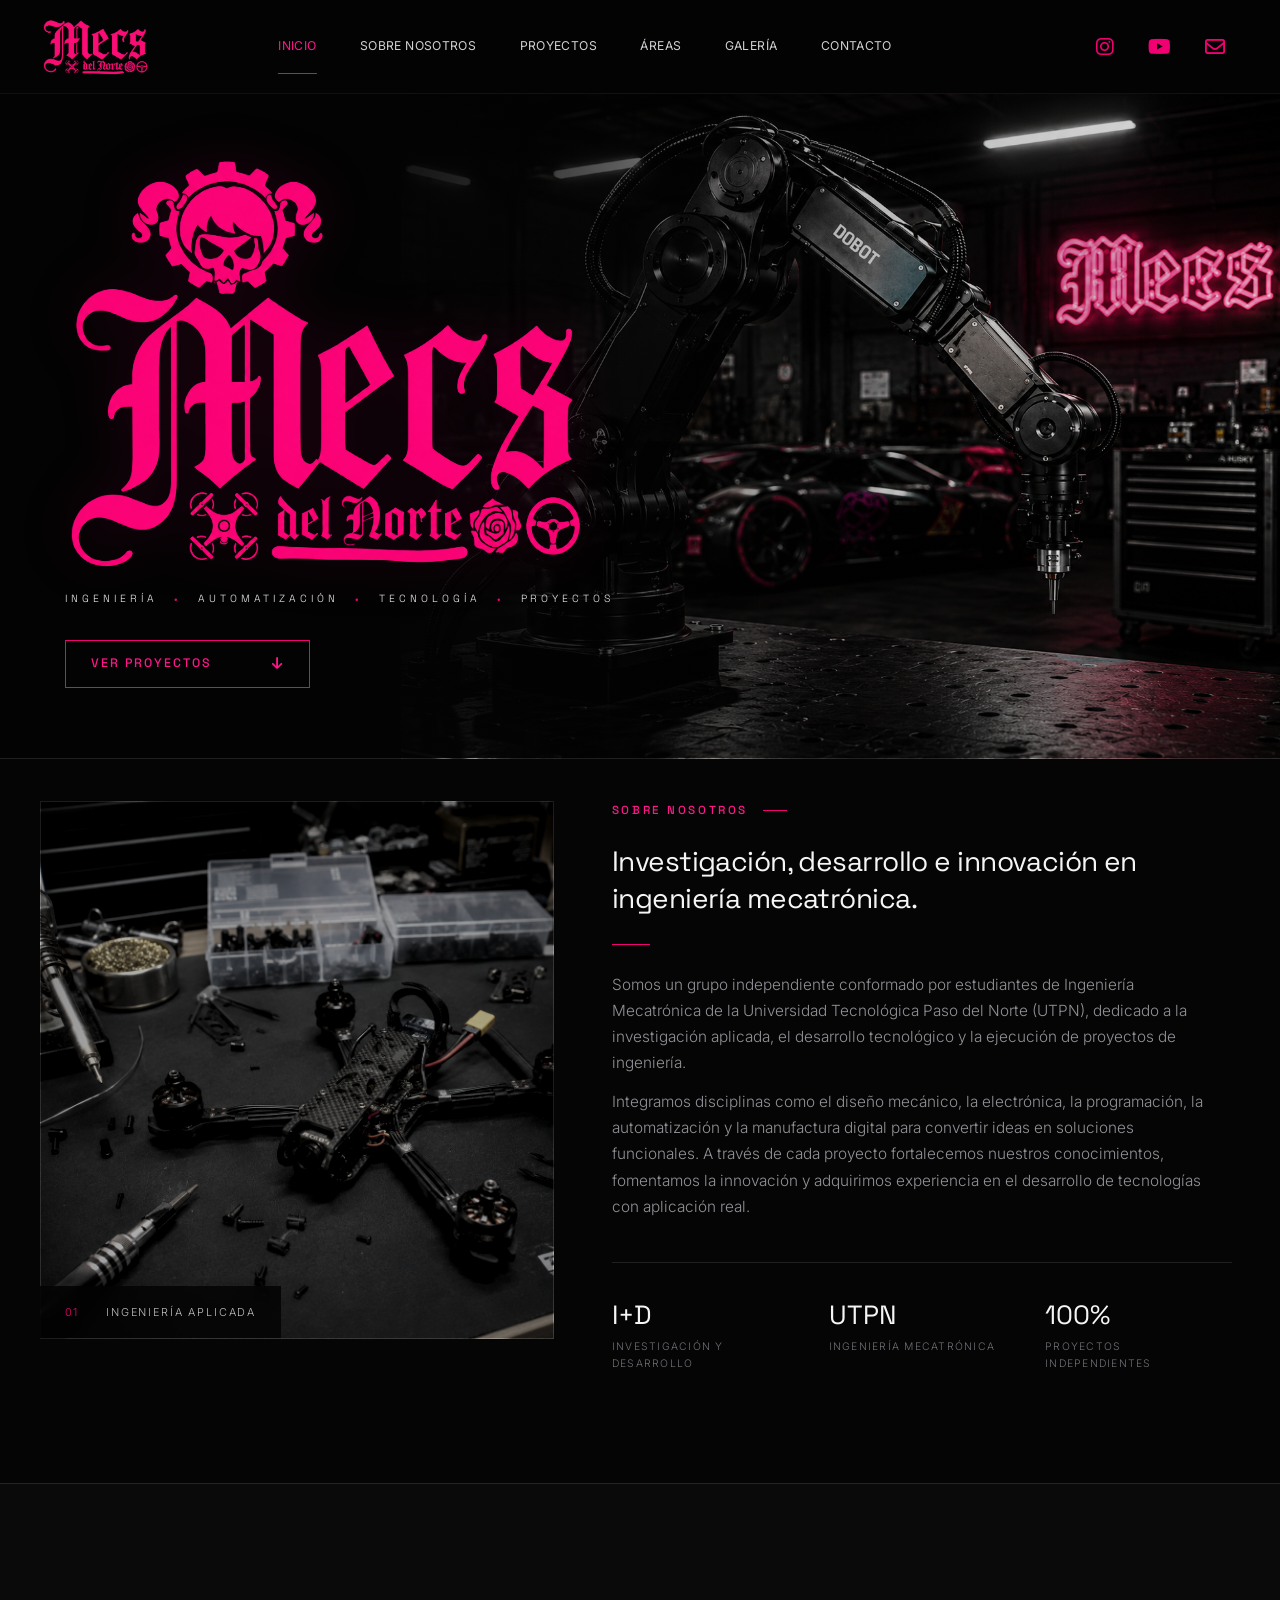
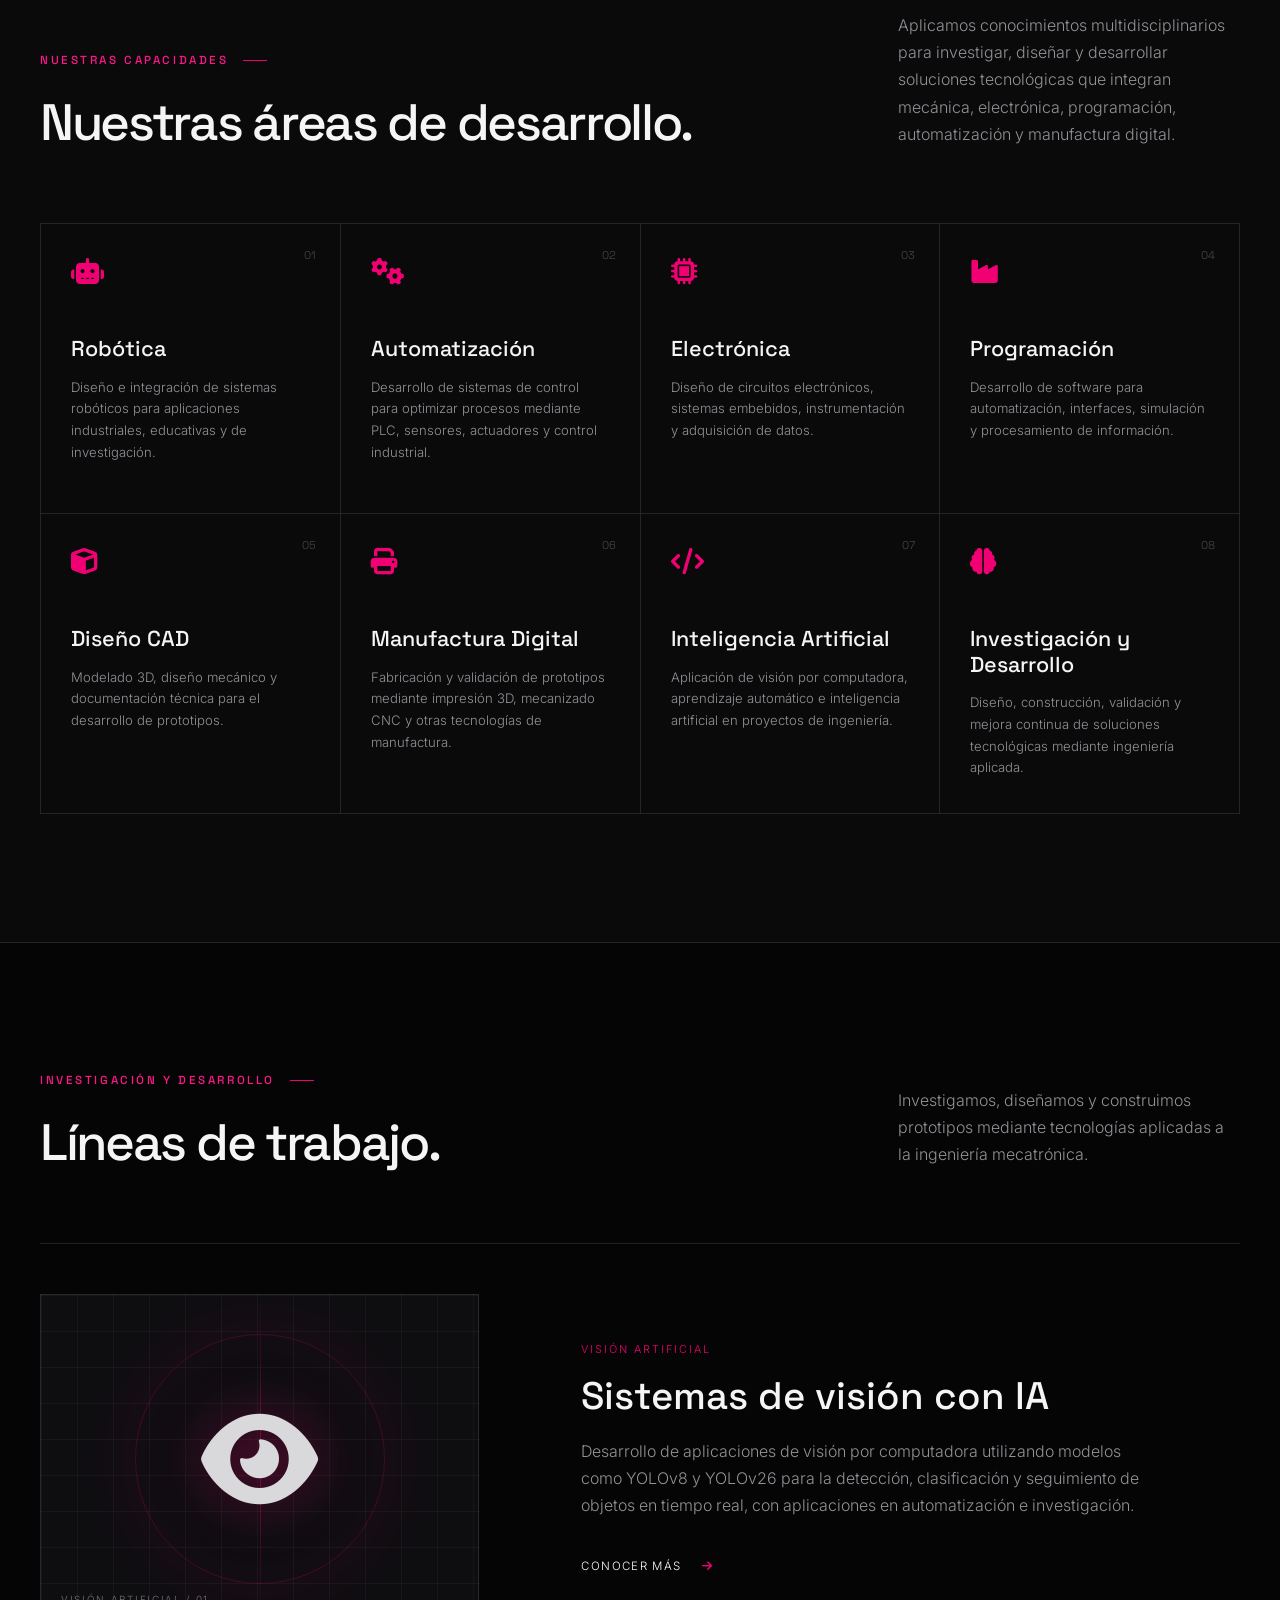
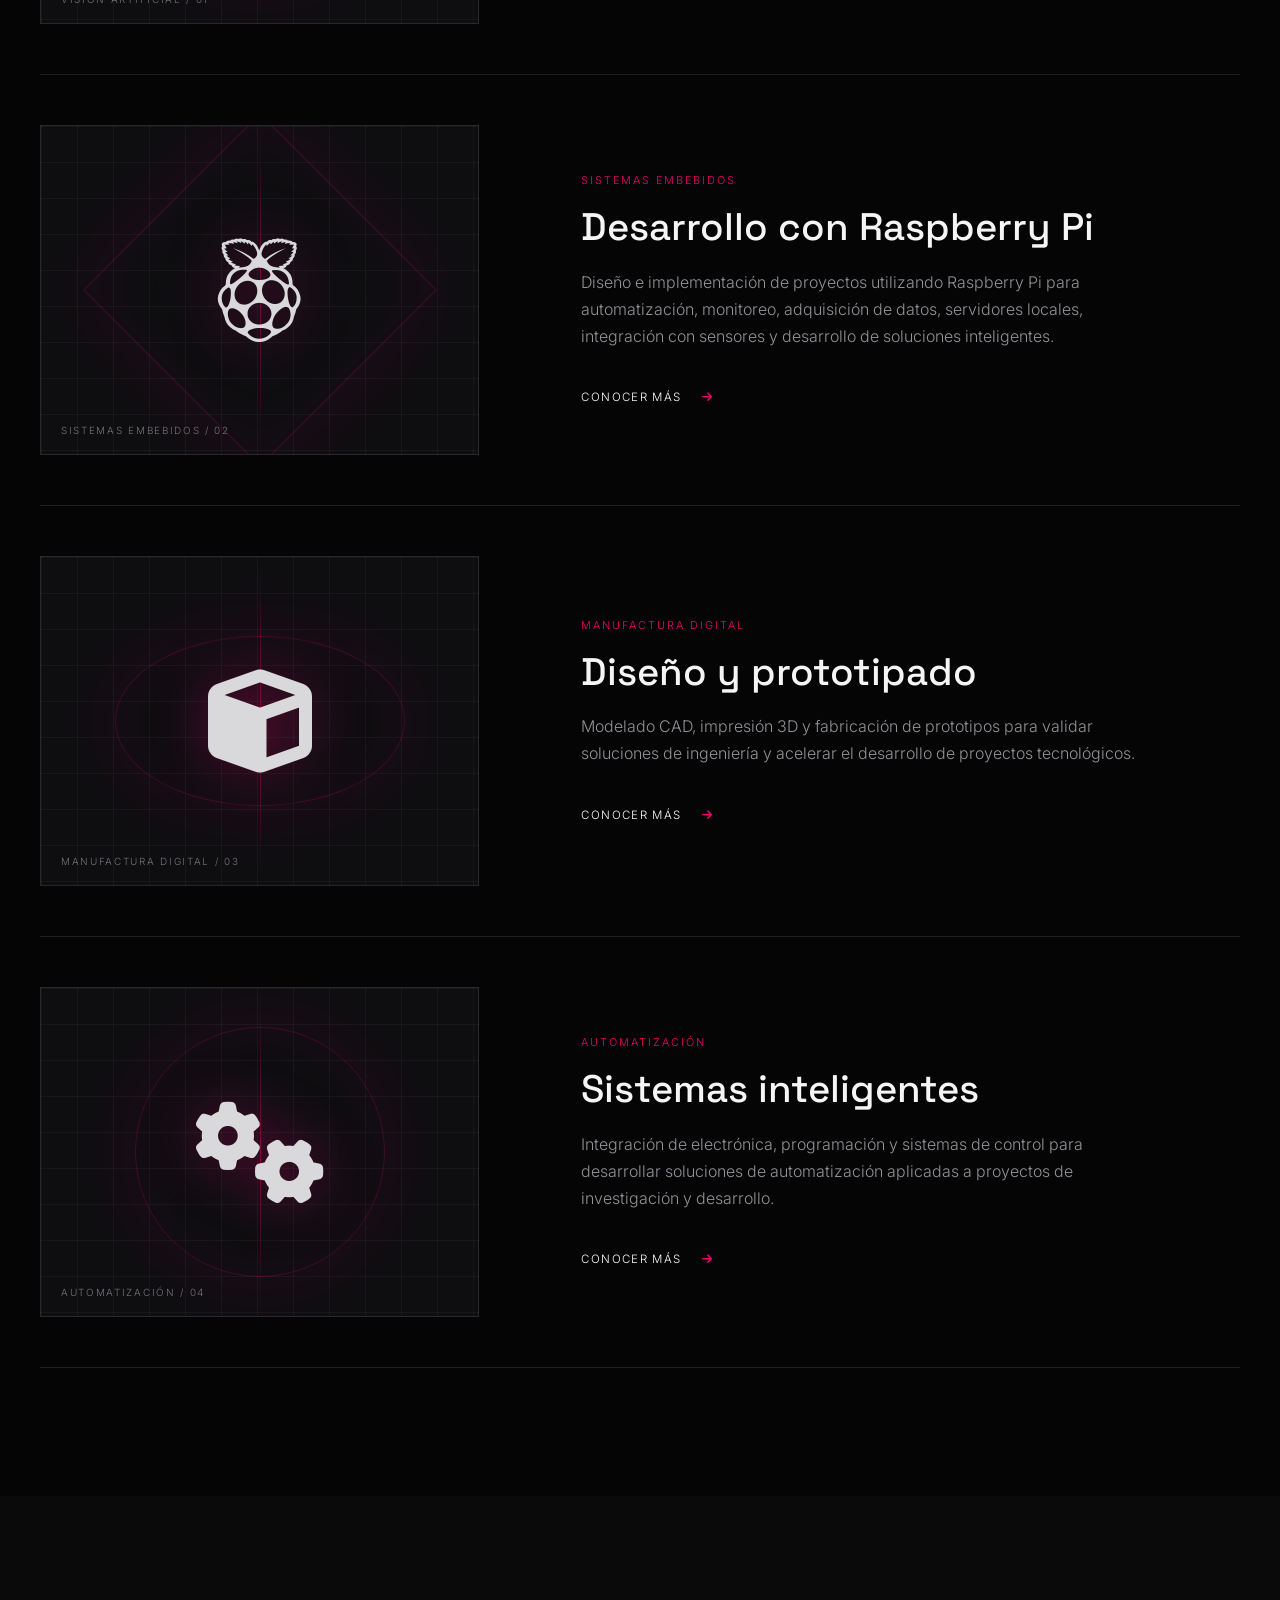
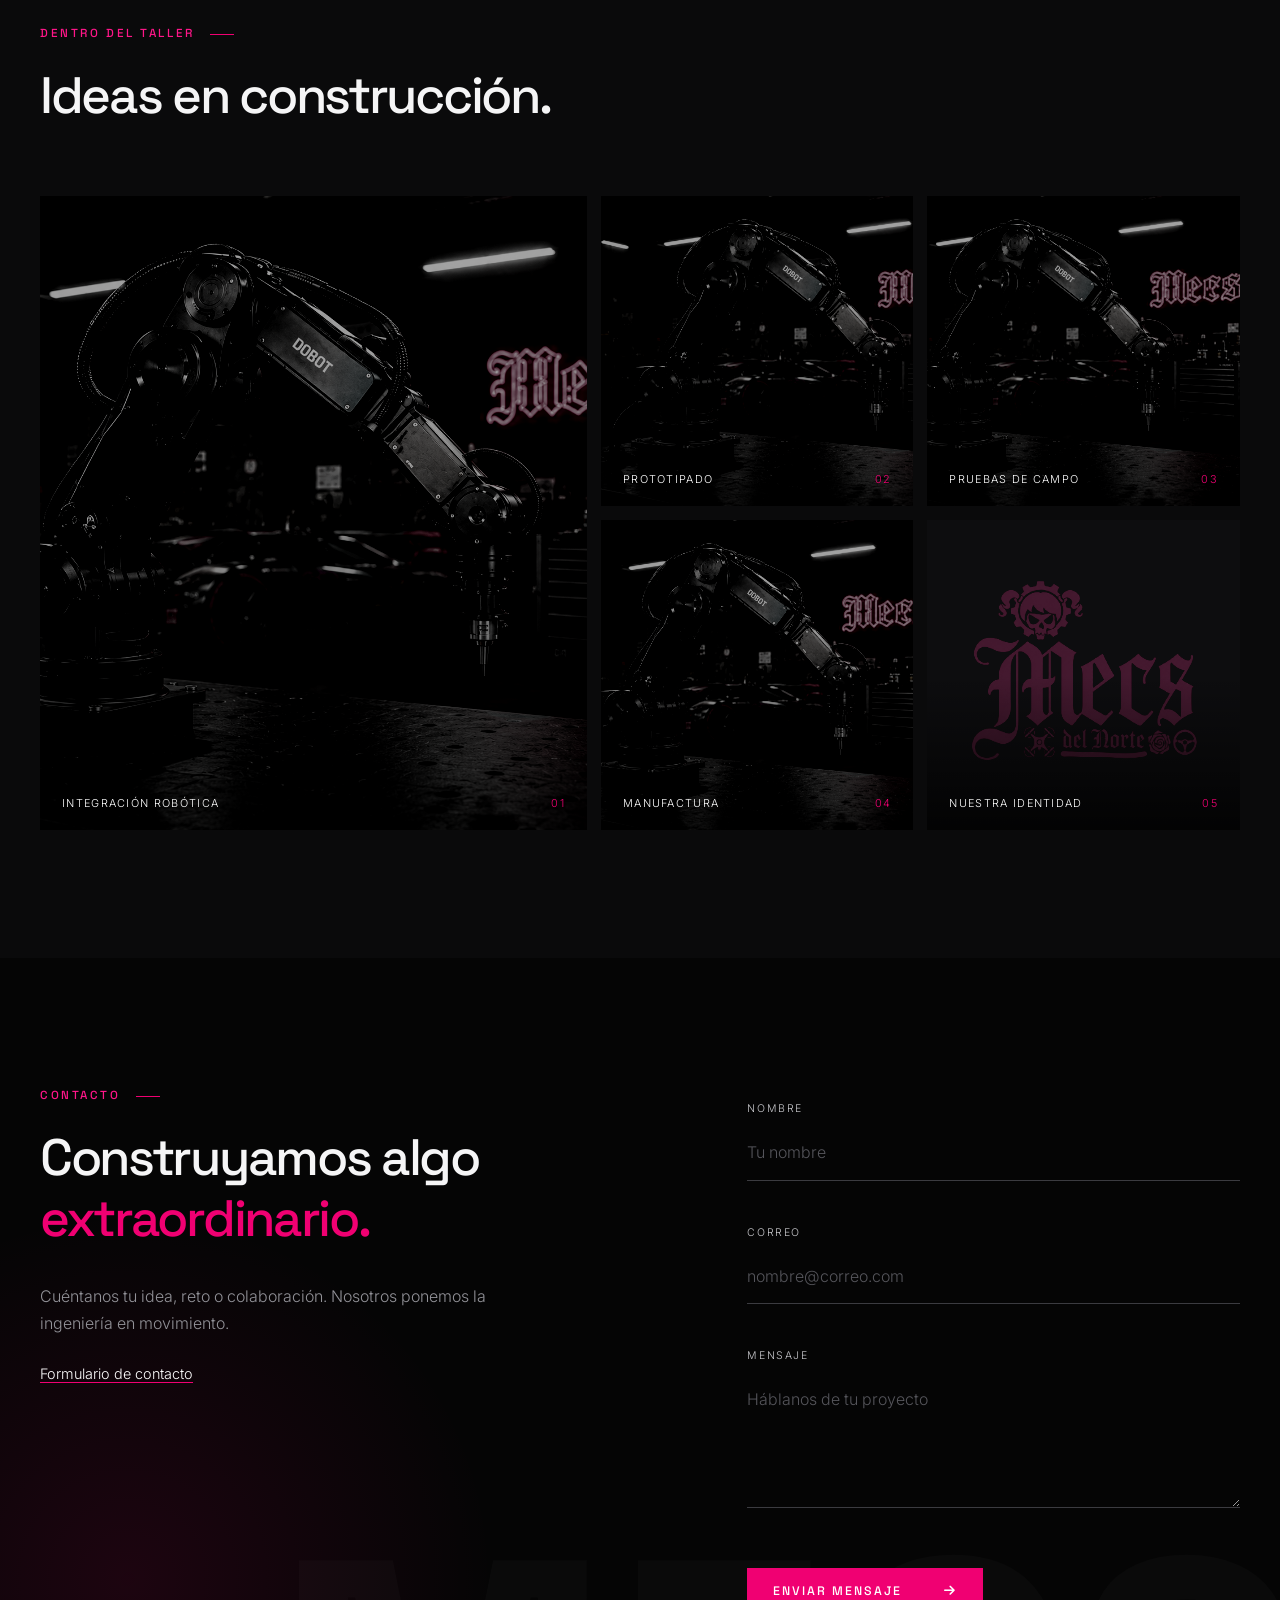
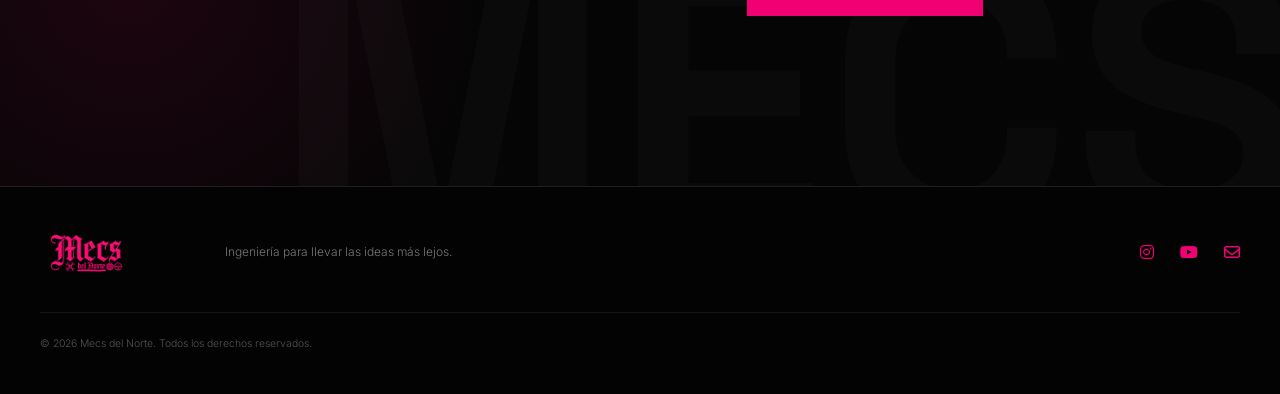
<file: index.html>
<!DOCTYPE html>
<html lang="es-MX">
<head>
  <!-- Configuración esencial del documento y adaptación a dispositivos móviles. -->
  <meta charset="UTF-8">
  <meta name="viewport" content="width=device-width, initial-scale=1.0">

  <!-- Identidad y contenido principal para motores de búsqueda. -->
  <title>Mecs del Norte | Investigación y Desarrollo en Mecatrónica</title>
  <meta name="description" content="Grupo independiente de estudiantes de Ingeniería Mecatrónica de la UTPN dedicado a investigación aplicada, desarrollo tecnológico y prototipado.">
  <meta name="keywords" content="ingeniería mecatrónica, investigación y desarrollo, UTPN, automatización, visión artificial, sistemas embebidos, manufactura digital, prototipado">
  <meta name="author" content="Mecs del Norte">

  <!-- Directivas de indexación y URL oficial de esta página. -->
  <meta name="robots" content="index, follow, max-image-preview:large, max-snippet:-1, max-video-preview:-1">
  <link rel="canonical" href="https://jbdefalt21.github.io/mecs-del-norte/">

  <!-- Integración visual con el navegador y preferencia de interfaz oscura. -->
  <meta name="theme-color" content="#050505">
  <meta name="color-scheme" content="dark">

  <!-- Open Graph: vista previa al compartir el sitio en Facebook, LinkedIn, WhatsApp y otras plataformas. -->
  <meta property="og:title" content="Mecs del Norte | Investigación y Desarrollo en Mecatrónica">
  <meta property="og:description" content="Grupo independiente de estudiantes de Ingeniería Mecatrónica de la UTPN dedicado a investigación aplicada, desarrollo tecnológico y prototipado.">
  <meta property="og:image" content="https://jbdefalt21.github.io/mecs-del-norte/assets/fondo.png">
  <meta property="og:image:secure_url" content="https://jbdefalt21.github.io/mecs-del-norte/assets/fondo.png">
  <meta property="og:image:type" content="image/png">
  <meta property="og:image:width" content="1402">
  <meta property="og:image:height" content="1122">
  <meta property="og:image:alt" content="Laboratorio de ingeniería mecatrónica de Mecs del Norte">
  <meta property="og:url" content="https://jbdefalt21.github.io/mecs-del-norte/">
  <meta property="og:type" content="website">
  <meta property="og:site_name" content="Mecs del Norte">
  <meta property="og:locale" content="es_MX">

  <!-- Twitter Cards: tarjeta amplia con la imagen principal del Hero. -->
  <meta name="twitter:card" content="summary_large_image">
  <meta name="twitter:title" content="Mecs del Norte | Investigación y Desarrollo en Mecatrónica">
  <meta name="twitter:description" content="Grupo independiente de estudiantes de Ingeniería Mecatrónica de la UTPN dedicado a investigación aplicada, desarrollo tecnológico y prototipado.">
  <meta name="twitter:image" content="https://jbdefalt21.github.io/mecs-del-norte/assets/fondo.png">
  <meta name="twitter:image:alt" content="Laboratorio de ingeniería mecatrónica de Mecs del Norte">

  <!-- Preparado para incorporar Google Analytics sin alterar la interfaz. -->
  <!-- GOOGLE ANALYTICS: agregar aquí el script oficial con el ID de medición definitivo. -->

  <!-- Optimización de conexión y carga de tipografías y recursos visuales externos. -->
  <link rel="preconnect" href="https://fonts.googleapis.com">
  <link rel="preconnect" href="https://fonts.gstatic.com" crossorigin>
  <link href="https://fonts.googleapis.com/css2?family=Inter:wght@300;400;500;600;700&family=Space+Grotesk:wght@400;500;600&display=swap" rel="stylesheet">
  <link rel="stylesheet" href="https://cdnjs.cloudflare.com/ajax/libs/font-awesome/6.7.2/css/all.min.css">
  <link rel="stylesheet" href="style.css">
  <meta name="google-site-verification" content="4IR6ANOCTEFY8vXTtUNz76RMU5saBf9x-Tl-JxEcVsE" />
</head>
<body>
  <a class="skip-link" href="#contenido">Saltar al contenido</a>

  <!-- Elimina únicamente el fondo negro del PNG original del logo. -->
  <svg class="svg-filters" width="0" height="0" aria-hidden="true" focusable="false">
    <filter id="remove-black" color-interpolation-filters="sRGB">
      <feColorMatrix type="matrix" values="1 0 0 0 0  0 1 0 0 0  0 0 1 0 0  1 1 1 0 0"/>
    </filter>
  </svg>

  <!-- Navegación principal -->
  <header class="site-header">
    <nav class="navbar" aria-label="Navegación principal">
      <a class="nav-brand" href="#inicio" aria-label="Mecs del Norte, inicio">
        <img src="assets/logopequeno.png" alt="Mecs del Norte">
      </a>

      <button class="menu-toggle" type="button" aria-label="Abrir menú" aria-expanded="false" aria-controls="nav-menu">
        <span></span><span></span><span></span>
      </button>

      <ul class="nav-menu" id="nav-menu">
        <li><a class="nav-link active" href="#inicio">Inicio</a></li>
        <li><a class="nav-link" href="#nosotros">Sobre nosotros</a></li>
        <li><a class="nav-link" href="#proyectos">Proyectos</a></li>
        <li><a class="nav-link" href="#areas">Áreas</a></li>
        <li><a class="nav-link" href="#galeria">Galería</a></li>
        <li><a class="nav-link" href="#contacto">Contacto</a></li>
      </ul>

      <ul class="nav-social" aria-label="Redes sociales">
        <li><a href="#contacto" aria-label="Instagram"><i class="fa-brands fa-instagram" aria-hidden="true"></i></a></li>
        <li><a href="#contacto" aria-label="YouTube"><i class="fa-brands fa-youtube" aria-hidden="true"></i></a></li>
        <li><a href="https://jbdefalt21.github.io/mecs-del-norte/#contacto" aria-label="Ir al formulario de contacto"><i class="fa-regular fa-envelope" aria-hidden="true"></i></a></li>
      </ul>
    </nav>
  </header>

  <main id="contenido">
    <!-- Hero -->
    <section class="hero" id="inicio" aria-labelledby="hero-title">
      <div class="hero-overlay"></div>
      <div class="hero-content">
        <h1 id="hero-title" class="sr-only">Mecs del Norte</h1>
        <img class="hero-logo" src="assets/logo.png" alt="Mecs del Norte">
        <p class="hero-disciplines" aria-label="Ingeniería, automatización, tecnología y proyectos">
          <span>Ingeniería</span><b>•</b><span>Automatización</span><b>•</b><span>Tecnología</span><b>•</b><span>Proyectos</span>
        </p>
        <a class="button button-outline" href="#proyectos">Ver proyectos <i class="fa-solid fa-arrow-down" aria-hidden="true"></i></a>
      </div>
      <a class="scroll-cue" href="#nosotros" aria-label="Descubrir más"><span></span></a>
    </section>

    <!-- Sobre nosotros -->
    <section class="section about" id="nosotros" aria-labelledby="about-title">
      <div class="container about-grid">
        <figure class="about-visual reveal visible">
          <img src="assets/dron.png" alt="Dron de carreras en proceso de ensamblaje sobre una mesa de trabajo">
          <figcaption><span>01</span> Ingeniería aplicada</figcaption>
        </figure>

        <article class="about-copy reveal visible">
          <p class="eyebrow">Sobre nosotros</p>
          <h2 id="about-title">Investigación, desarrollo e innovación en ingeniería mecatrónica.</h2>
          <span class="accent-line" aria-hidden="true"></span>
          <p>Somos un grupo independiente conformado por estudiantes de Ingeniería Mecatrónica de la Universidad Tecnológica Paso del Norte (UTPN), dedicado a la investigación aplicada, el desarrollo tecnológico y la ejecución de proyectos de ingeniería.</p>
          <p>Integramos disciplinas como el diseño mecánico, la electrónica, la programación, la automatización y la manufactura digital para convertir ideas en soluciones funcionales. A través de cada proyecto fortalecemos nuestros conocimientos, fomentamos la innovación y adquirimos experiencia en el desarrollo de tecnologías con aplicación real.</p>
          <div class="metrics" aria-label="Datos del equipo">
            <div><strong>I+D</strong><span>investigación y desarrollo</span></div>
            <div><strong>UTPN</strong><span>ingeniería mecatrónica</span></div>
            <div><strong>100%</strong><span>proyectos independientes</span></div>
          </div>
        </article>
      </div>
    </section>

    <!-- Áreas de especialidad -->
    <section class="section expertise" id="areas" aria-labelledby="areas-title">
      <div class="container">
        <div class="section-heading reveal">
          <div>
            <p class="eyebrow">Nuestras capacidades</p>
            <h2 id="areas-title">Nuestras áreas de desarrollo.</h2>
          </div>
          <p>Aplicamos conocimientos multidisciplinarios para investigar, diseñar y desarrollar soluciones tecnológicas que integran mecánica, electrónica, programación, automatización y manufactura digital.</p>
        </div>

        <div class="areas-grid">
          <article class="area-card reveal"><span>01</span><i class="fa-solid fa-robot" aria-hidden="true"></i><h3>Robótica</h3><p>Diseño e integración de sistemas robóticos para aplicaciones industriales, educativas y de investigación.</p></article>
          <article class="area-card reveal"><span>02</span><i class="fa-solid fa-gears" aria-hidden="true"></i><h3>Automatización</h3><p>Desarrollo de sistemas de control para optimizar procesos mediante PLC, sensores, actuadores y control industrial.</p></article>
          <article class="area-card reveal"><span>03</span><i class="fa-solid fa-microchip" aria-hidden="true"></i><h3>Electrónica</h3><p>Diseño de circuitos electrónicos, sistemas embebidos, instrumentación y adquisición de datos.</p></article>
          <article class="area-card reveal"><span>04</span><i class="fa-solid fa-industry" aria-hidden="true"></i><h3>Programación</h3><p>Desarrollo de software para automatización, interfaces, simulación y procesamiento de información.</p></article>
          <article class="area-card reveal"><span>05</span><i class="fa-solid fa-cube" aria-hidden="true"></i><h3>Diseño CAD</h3><p>Modelado 3D, diseño mecánico y documentación técnica para el desarrollo de prototipos.</p></article>
          <article class="area-card reveal"><span>06</span><i class="fa-solid fa-print" aria-hidden="true"></i><h3>Manufactura Digital</h3><p>Fabricación y validación de prototipos mediante impresión 3D, mecanizado CNC y otras tecnologías de manufactura.</p></article>
          <article class="area-card reveal"><span>07</span><i class="fa-solid fa-code" aria-hidden="true"></i><h3>Inteligencia Artificial</h3><p>Aplicación de visión por computadora, aprendizaje automático e inteligencia artificial en proyectos de ingeniería.</p></article>
          <article class="area-card reveal"><span>08</span><i class="fa-solid fa-brain" aria-hidden="true"></i><h3>Investigación y Desarrollo</h3><p>Diseño, construcción, validación y mejora continua de soluciones tecnológicas mediante ingeniería aplicada.</p></article>
        </div>
      </div>
    </section>

    <!-- Proyectos destacados -->
    <section class="section projects" id="proyectos" aria-labelledby="projects-title">
      <div class="container">
        <div class="section-heading reveal">
          <div><p class="eyebrow">Investigación y desarrollo</p><h2 id="projects-title">Líneas de trabajo.</h2></div>
          <p>Investigamos, diseñamos y construimos prototipos mediante tecnologías aplicadas a la ingeniería mecatrónica.</p>
        </div>

        <div class="project-list">
          <article class="project-card project-robot reveal">
            <div class="project-image" role="img" aria-label="Representación tecnológica de visión artificial y detección de objetos"><i class="fa-solid fa-eye" aria-hidden="true"></i><span>Visión artificial / 01</span></div>
            <div class="project-copy"><p class="project-type">Visión artificial</p><h3>Sistemas de visión con IA</h3><p>Desarrollo de aplicaciones de visión por computadora utilizando modelos como YOLOv8 y YOLOv26 para la detección, clasificación y seguimiento de objetos en tiempo real, con aplicaciones en automatización e investigación.</p><a href="#contacto">Conocer más <i class="fa-solid fa-arrow-right" aria-hidden="true"></i></a></div>
          </article>

          <article class="project-card project-drone reveal">
            <div class="project-image" role="img" aria-label="Representación de Raspberry Pi integrada con sensores, electrónica y conexiones digitales"><i class="fa-brands fa-raspberry-pi" aria-hidden="true"></i><span>Sistemas embebidos / 02</span></div>
            <div class="project-copy"><p class="project-type">Sistemas embebidos</p><h3>Desarrollo con Raspberry Pi</h3><p>Diseño e implementación de proyectos utilizando Raspberry Pi para automatización, monitoreo, adquisición de datos, servidores locales, integración con sensores y desarrollo de soluciones inteligentes.</p><a href="#contacto">Conocer más <i class="fa-solid fa-arrow-right" aria-hidden="true"></i></a></div>
          </article>

          <article class="project-card project-vision reveal">
            <div class="project-image" role="img" aria-label="Representación de modelado CAD, impresión 3D y prototipado"><i class="fa-solid fa-cube" aria-hidden="true"></i><span>Manufactura digital / 03</span></div>
            <div class="project-copy"><p class="project-type">Manufactura digital</p><h3>Diseño y prototipado</h3><p>Modelado CAD, impresión 3D y fabricación de prototipos para validar soluciones de ingeniería y acelerar el desarrollo de proyectos tecnológicos.</p><a href="#contacto">Conocer más <i class="fa-solid fa-arrow-right" aria-hidden="true"></i></a></div>
          </article>

          <article class="project-card project-robot reveal">
            <div class="project-image" role="img" aria-label="Representación de sensores, PLC, actuadores, electrónica y automatización industrial"><i class="fa-solid fa-gears" aria-hidden="true"></i><span>Automatización / 04</span></div>
            <div class="project-copy"><p class="project-type">Automatización</p><h3>Sistemas inteligentes</h3><p>Integración de electrónica, programación y sistemas de control para desarrollar soluciones de automatización aplicadas a proyectos de investigación y desarrollo.</p><a href="#contacto">Conocer más <i class="fa-solid fa-arrow-right" aria-hidden="true"></i></a></div>
          </article>
        </div>
      </div>
    </section>

    <!-- Galería -->
    <section class="section gallery" id="galeria" aria-labelledby="gallery-title">
      <div class="container">
        <div class="section-heading reveal">
          <div><p class="eyebrow">Dentro del taller</p><h2 id="gallery-title">Ideas en construcción.</h2></div>
        </div>
        <div class="gallery-grid">
          <figure class="gallery-item gallery-main reveal"><img src="assets/fondo.png" alt="Brazo robótico en el taller"><figcaption>Integración robótica <span>01</span></figcaption></figure>
          <figure class="gallery-item gallery-crop-a reveal"><img src="assets/fondo.png" alt="Detalle de equipo industrial"><figcaption>Prototipado <span>02</span></figcaption></figure>
          <figure class="gallery-item gallery-crop-b reveal"><img src="assets/fondo.png" alt="Tecnología en laboratorio"><figcaption>Pruebas de campo <span>03</span></figcaption></figure>
          <figure class="gallery-item gallery-crop-c reveal"><img src="assets/fondo.png" alt="Mesa de manufactura"><figcaption>Manufactura <span>04</span></figcaption></figure>
          <figure class="gallery-item gallery-brand reveal"><img src="assets/logo.png" alt="Identidad Mecs del Norte"><figcaption>Nuestra identidad <span>05</span></figcaption></figure>
        </div>
      </div>
    </section>

    <!-- Contacto -->
    <section class="section contact" id="contacto" aria-labelledby="contact-title">
      <div class="container contact-grid">
        <div class="contact-intro reveal">
          <p class="eyebrow">Contacto</p>
          <h2 id="contact-title">Construyamos algo<br><em>extraordinario.</em></h2>
          <p>Cuéntanos tu idea, reto o colaboración. Nosotros ponemos la ingeniería en movimiento.</p>
          <a href="https://jbdefalt21.github.io/mecs-del-norte/#contacto">Formulario de contacto</a>
        </div>

        <form class="contact-form reveal" id="contact-form" novalidate>
          <div class="form-field"><label for="nombre">Nombre</label><input id="nombre" name="nombre" type="text" autocomplete="name" required minlength="2" placeholder="Tu nombre"><small class="error" aria-live="polite"></small></div>
          <div class="form-field"><label for="correo">Correo</label><input id="correo" name="correo" type="email" autocomplete="email" required placeholder="nombre@correo.com"><small class="error" aria-live="polite"></small></div>
          <div class="form-field"><label for="mensaje">Mensaje</label><textarea id="mensaje" name="mensaje" rows="4" required minlength="10" placeholder="Háblanos de tu proyecto"></textarea><small class="error" aria-live="polite"></small></div>
          <button class="button button-solid" type="submit">Enviar mensaje <i class="fa-solid fa-arrow-right" aria-hidden="true"></i></button>
          <p class="form-status" id="form-status" role="status" aria-live="polite"></p>
        </form>
      </div>
    </section>
  </main>

  <!-- Pie de página -->
  <footer class="footer">
    <div class="container footer-inner">
      <a class="footer-brand" href="#inicio"><img src="assets/logopequeno.png" alt="Mecs del Norte"></a>
      <p>Ingeniería para llevar las ideas más lejos.</p>
      <div class="footer-social"><a href="#contacto" aria-label="Instagram"><i class="fa-brands fa-instagram"></i></a><a href="#contacto" aria-label="YouTube"><i class="fa-brands fa-youtube"></i></a><a href="https://jbdefalt21.github.io/mecs-del-norte/#contacto" aria-label="Contacto"><i class="fa-regular fa-envelope"></i></a></div>
      <small>© <span id="year"></span> Mecs del Norte. Todos los derechos reservados.</small>
    </div>
  </footer>

  <button class="back-to-top" type="button" aria-label="Volver arriba"><i class="fa-solid fa-arrow-up" aria-hidden="true"></i></button>
  <script src="script.js"></script>
</body>
</html>
</file>
<file: style.css>
/* ==================== Variables y base ==================== */
:root {
  --background: #050505;
  --background-secondary: #0a0a0b;
  --surface: #101012;
  --surface-light: #161619;
  --primary: #f00072;
  --primary-bright: #ff1689;
  --text: #f5f5f6;
  --text-secondary: #929298;
  --border: rgba(255, 255, 255, 0.11);
  --container: 1340px;
  --header-height: 94px;
  --ease: cubic-bezier(.22, 1, .36, 1);
}

*, *::before, *::after { box-sizing: border-box; }
html { scroll-behavior: smooth; scroll-padding-top: var(--header-height); }
body { margin: 0; background: var(--background); color: var(--text); font-family: "Inter", sans-serif; font-weight: 300; line-height: 1.7; overflow-x: hidden; }
body.menu-open { overflow: hidden; }
img { display: block; max-width: 100%; }
a { color: inherit; text-decoration: none; }
button, input, textarea { font: inherit; }
button { color: inherit; }
ul { margin: 0; padding: 0; list-style: none; }
h1, h2, h3, p { margin-top: 0; }
h2, h3 { font-family: "Space Grotesk", sans-serif; font-weight: 500; line-height: 1.18; }
h2 { margin-bottom: 0; font-size: clamp(2.25rem, 4vw, 4.75rem); letter-spacing: -.045em; }
h3 { font-size: 1.35rem; }
::selection { background: var(--primary); color: #fff; }
:focus-visible { outline: 2px solid var(--primary-bright); outline-offset: 5px; }
.container { width: min(calc(100% - 80px), var(--container)); margin-inline: auto; }
.section { position: relative; padding: clamp(90px, 10vw, 160px) 0; }
.sr-only { position: absolute; width: 1px; height: 1px; padding: 0; margin: -1px; clip: rect(0, 0, 0, 0); white-space: nowrap; border: 0; overflow: hidden; }
.skip-link { position: fixed; z-index: 1000; top: 16px; left: 16px; padding: 10px 16px; background: var(--primary); transform: translateY(-160%); transition: transform .2s; }
.skip-link:focus { transform: translateY(0); }
.svg-filters { position: absolute; width: 0; height: 0; overflow: hidden; }

/* ==================== Navegación ==================== */
.site-header { position: fixed; z-index: 100; inset: 0 0 auto; height: var(--header-height); background: #030303; border-bottom: 1px solid rgba(255,255,255,.055); transition: background .4s, border-color .4s, backdrop-filter .4s; }
.site-header.scrolled { background: rgba(3, 3, 4, .94); border-color: var(--border); backdrop-filter: blur(18px); }
.navbar { width: min(calc(100% - 80px), 1430px); height: 100%; margin-inline: auto; display: grid; grid-template-columns: 190px 1fr 190px; align-items: center; }
.nav-brand { width: 140px; margin-left: -12px; justify-self: start; overflow: hidden; }
.nav-brand img { width: 100%; mix-blend-mode: screen; }
.nav-menu { display: flex; justify-content: center; align-items: stretch; gap: clamp(28px, 3.4vw, 58px); height: 100%; transform: translateX(-55px); }
.nav-menu li { height: 100%; }
.nav-link { position: relative; height: 100%; display: grid; place-items: center; color: #d0d0d3; font-size: .76rem; font-weight: 400; text-transform: uppercase; letter-spacing: .03em; transition: color .25s; }
.nav-link::after { content: ""; position: absolute; left: 50%; bottom: 19px; width: 0; height: 1px; background: var(--primary); transform: translateX(-50%); transition: width .3s var(--ease); }
.nav-link:hover, .nav-link.active { color: var(--primary-bright); }
.nav-link:hover::after, .nav-link.active::after { width: 100%; }
.nav-social { justify-self: end; display: flex; gap: 34px; transform: translateX(-15px); }
.nav-social a { color: var(--primary); font-size: 1.25rem; transition: color .25s, transform .25s; }
.nav-social a:hover { color: #fff; transform: translateY(-2px); }
.menu-toggle { display: none; border: 0; padding: 8px 0; background: transparent; cursor: pointer; }
.menu-toggle span { width: 25px; height: 1px; margin: 6px 0; display: block; background: #fff; transition: transform .3s, opacity .3s; }

/* ==================== Hero ==================== */
.hero { position: relative; height: 665px; min-height: 0; margin-top: var(--header-height); display: flex; align-items: center; background-color: #030303; background-image: url("assets/fondo.png"); background-position: calc(100% + 34px) center; background-size: auto 110%; background-repeat: no-repeat; border-bottom: 1px solid var(--border); overflow: hidden; }
.hero::after { display: none; }
.hero-overlay { position: absolute; inset: 0; background: linear-gradient(90deg, #030303 0%, #030303 25%, rgba(3,3,3,.83) 39%, rgba(3,3,3,.22) 65%, rgba(3,3,3,.05) 100%), linear-gradient(180deg, rgba(0,0,0,.08), transparent 68%, rgba(0,0,0,.36)); }
.hero-content { position: relative; top: -5px; width: 100%; margin: 0; padding-left: clamp(48px, 5.1vw, 78px); }
.hero-logo { width: clamp(520px, 39vw, 600px); height: clamp(440px, 32.5vw, 500px); object-fit: cover; object-position: center; margin: 0; filter: url(#remove-black) drop-shadow(0 0 28px rgba(240, 0, 114, .13)); animation: hero-enter 1.2s .1s both var(--ease); }
.hero-disciplines { display: flex; align-items: center; gap: clamp(9px, 1.25vw, 21px); margin: -4px 0 32px; color: #efeff1; font-family: "Space Grotesk", sans-serif; font-size: clamp(.65rem, .8vw, .78rem); text-transform: uppercase; letter-spacing: .38em; animation: hero-enter 1.2s .3s both var(--ease); }
.hero-disciplines b { color: var(--primary); font-size: .55rem; }
.button { width: fit-content; min-height: 48px; padding: 0 25px; border: 1px solid transparent; display: inline-flex; align-items: center; justify-content: space-between; gap: 42px; font-family: "Space Grotesk", sans-serif; font-size: .77rem; font-weight: 500; text-transform: uppercase; letter-spacing: .16em; cursor: pointer; transition: color .3s, background .3s, border-color .3s, transform .3s; }
.button-outline { min-width: 245px; border-color: var(--primary); color: var(--primary-bright); animation: hero-enter 1.2s .45s both var(--ease); }
.button-outline:hover { color: #fff; background: var(--primary); transform: translateY(-3px); }
.button-outline i { font-size: .85rem; }
.scroll-cue { display: none; position: absolute; z-index: 3; right: 42px; bottom: 30px; width: 34px; height: 58px; border: 1px solid rgba(255,255,255,.28); border-radius: 30px; place-items: start center; }
.scroll-cue span { width: 3px; height: 3px; margin-top: 12px; border-radius: 50%; background: var(--primary); animation: scroll-dot 1.8s infinite; }
@keyframes hero-enter { from { opacity: 0; transform: translateY(30px); } to { opacity: 1; transform: translateY(0); } }
@keyframes scroll-dot { 0% { transform: translateY(0); opacity: 0; } 25% { opacity: 1; } 80% { transform: translateY(27px); opacity: 0; } 100% { opacity: 0; } }

/* ==================== Encabezados de sección ==================== */
.eyebrow { margin-bottom: 22px; display: flex; align-items: center; gap: 15px; color: var(--primary-bright); font-family: "Space Grotesk", sans-serif; font-size: .73rem; font-weight: 500; text-transform: uppercase; letter-spacing: .22em; }
.eyebrow::after { content: ""; width: 24px; height: 1px; background: var(--primary); }
.accent-line { width: 38px; height: 1px; margin: 27px 0; display: block; background: var(--primary); }
.section-heading { margin-bottom: 70px; display: grid; grid-template-columns: 1.4fr .6fr; gap: 60px; align-items: end; }
.section-heading > p { max-width: 470px; margin: 0 0 5px; color: var(--text-secondary); }

/* ==================== Nosotros ==================== */
.about { padding: 42px 0 110px; background: #050505; }
.about-grid { display: grid; grid-template-columns: .9fr 1.1fr; gap: clamp(58px, 4.2vw, 68px); align-items: start; }
.about-visual { position: relative; height: clamp(420px, 42vw, 590px); margin: 0; overflow: hidden; background: var(--surface); }
.about-visual::before { content: ""; position: absolute; z-index: 1; inset: 0; border: 1px solid var(--border); box-shadow: inset 0 0 100px rgba(0,0,0,.42); pointer-events: none; }
.about-visual img { width: 100%; height: 100%; object-fit: cover; object-position: 25% center; filter: grayscale(.6) contrast(1.16) brightness(.68); transition: transform 1s var(--ease), filter 1s; }
.about-visual:hover img { transform: scale(1.035); filter: grayscale(.25) contrast(1.12) brightness(.73); }
.about-visual figcaption { position: absolute; z-index: 2; left: 0; bottom: 0; padding: 17px 25px; background: rgba(3,3,3,.82); color: #bebec2; font-size: .68rem; text-transform: uppercase; letter-spacing: .17em; backdrop-filter: blur(10px); }
.about-visual figcaption span { margin-right: 22px; color: var(--primary); }
.about-copy { max-width: 620px; }
.about-copy h2 { font-size: clamp(1.75rem, 2vw, 2rem); font-weight: 400; line-height: 1.32; letter-spacing: -.02em; }
.about-copy > p:not(.eyebrow) { max-width: 610px; margin-bottom: 13px; color: var(--text-secondary); font-size: .96rem; }
.metrics { margin-top: 42px; padding-top: 30px; border-top: 1px solid var(--border); display: grid; grid-template-columns: repeat(3, 1fr); gap: 30px; }
.metrics div { display: flex; flex-direction: column; }
.metrics strong { font-family: "Space Grotesk", sans-serif; font-size: 1.65rem; font-weight: 400; }
.metrics span { color: #707077; font-size: .65rem; text-transform: uppercase; letter-spacing: .12em; }

/* ==================== Áreas ==================== */
.expertise { background: var(--background-secondary); border-block: 1px solid var(--border); }
.areas-grid { display: grid; grid-template-columns: repeat(4, 1fr); border-top: 1px solid var(--border); border-left: 1px solid var(--border); }
.area-card { position: relative; min-height: 290px; padding: 34px 30px; border-right: 1px solid var(--border); border-bottom: 1px solid var(--border); overflow: hidden; transition: background .4s, transform .4s var(--ease); }
.area-card::before { content: ""; position: absolute; inset: auto 0 0; height: 2px; background: var(--primary); transform: scaleX(0); transform-origin: left; transition: transform .45s var(--ease); }
.area-card > span { position: absolute; top: 22px; right: 24px; color: #4a4a50; font-family: "Space Grotesk", sans-serif; font-size: .7rem; }
.area-card > i { margin-bottom: 52px; color: var(--primary); font-size: 1.65rem; transition: transform .4s var(--ease); }
.area-card h3 { margin-bottom: 15px; }
.area-card p { margin: 0; color: var(--text-secondary); font-size: .82rem; line-height: 1.65; }
.area-card:hover { z-index: 1; background: var(--surface-light); transform: translateY(-5px); }
.area-card:hover::before { transform: scaleX(1); }
.area-card:hover > i { transform: translateY(-5px); }

/* ==================== Proyectos ==================== */
.projects { background: #050505; }
.project-list { border-top: 1px solid var(--border); }
.project-card { padding: 50px 0; border-bottom: 1px solid var(--border); display: grid; grid-template-columns: minmax(340px, .8fr) 1.2fr; gap: clamp(50px, 8vw, 130px); align-items: center; }
.project-image { position: relative; min-height: 330px; display: grid; place-items: center; overflow: hidden; background-color: #0e0e11; background-image: linear-gradient(rgba(255,255,255,.04) 1px, transparent 1px), linear-gradient(90deg, rgba(255,255,255,.04) 1px, transparent 1px); background-size: 36px 36px; border: 1px solid var(--border); }
.project-image::before { content: ""; position: absolute; width: 250px; height: 250px; border: 1px solid rgba(240,0,114,.23); border-radius: 50%; box-shadow: 0 0 80px rgba(240,0,114,.09), inset 0 0 60px rgba(240,0,114,.05); transition: transform .8s var(--ease); }
.project-image::after { content: ""; position: absolute; width: 1px; height: 100%; background: linear-gradient(transparent, var(--primary), transparent); left: 50%; opacity: .45; }
.project-image > i { position: relative; z-index: 1; color: #d9d9db; font-size: 6.5rem; filter: drop-shadow(0 0 28px rgba(240,0,114,.35)); transition: transform .7s var(--ease), color .5s; }
.project-image > span { position: absolute; left: 20px; bottom: 15px; color: #74747a; font-size: .62rem; text-transform: uppercase; letter-spacing: .17em; }
.project-card:hover .project-image::before { transform: scale(1.18) rotate(25deg); }
.project-card:hover .project-image > i { color: #fff; transform: scale(1.06); }
.project-drone .project-image::before { border-radius: 0; transform: rotate(45deg); }
.project-drone:hover .project-image::before { transform: rotate(70deg) scale(1.08); }
.project-vision .project-image::before { width: 290px; height: 170px; border-radius: 50%; }
.project-copy { max-width: 620px; }
.project-type { margin-bottom: 15px; color: var(--primary); font-size: .68rem; text-transform: uppercase; letter-spacing: .18em; }
.project-copy h3 { margin-bottom: 19px; font-size: clamp(1.8rem, 3vw, 3.15rem); }
.project-copy > p:not(.project-type) { max-width: 560px; color: var(--text-secondary); }
.project-copy a { margin-top: 22px; display: inline-flex; align-items: center; gap: 20px; color: #fff; font-size: .72rem; text-transform: uppercase; letter-spacing: .12em; }
.project-copy a i { color: var(--primary); transition: transform .25s; }
.project-copy a:hover i { transform: translateX(7px); }

/* ==================== Galería ==================== */
.gallery { background: var(--background-secondary); }
.gallery-grid { display: grid; grid-template-columns: 1.4fr .8fr .8fr; grid-template-rows: 310px 310px; gap: 14px; }
.gallery-item { position: relative; margin: 0; overflow: hidden; background: #0d0d0f; }
.gallery-main { grid-row: 1 / 3; }
.gallery-brand { grid-column: 3; }
.gallery-item::after { content: ""; position: absolute; inset: 0; background: linear-gradient(transparent 50%, rgba(0,0,0,.8)); pointer-events: none; }
.gallery-item img { width: 100%; height: 100%; object-fit: cover; filter: grayscale(.75) brightness(.62) contrast(1.18); transition: transform .8s var(--ease), filter .6s; }
.gallery-item:hover img { transform: scale(1.055); filter: grayscale(.25) brightness(.72) contrast(1.1); }
.gallery-crop-a img { object-position: 2% 45%; }
.gallery-crop-b img { object-position: 75% 50%; }
.gallery-crop-c img { object-position: 50% 95%; }
.gallery-brand img { object-fit: contain; mix-blend-mode: screen; padding: 40px; }
.gallery-item figcaption { position: absolute; z-index: 2; inset: auto 22px 18px; display: flex; justify-content: space-between; color: #fff; font-size: .68rem; text-transform: uppercase; letter-spacing: .12em; }
.gallery-item figcaption span { color: var(--primary); }

/* ==================== Contacto ==================== */
.contact { overflow: hidden; background: radial-gradient(circle at 10% 75%, rgba(240,0,114,.1), transparent 28%), #050505; }
.contact::before { content: "MECS"; position: absolute; right: -2vw; bottom: -8vw; color: rgba(255,255,255,.018); font-family: "Space Grotesk", sans-serif; font-size: 30vw; font-weight: 700; line-height: 1; pointer-events: none; }
.contact-grid { position: relative; display: grid; grid-template-columns: 1fr .85fr; gap: clamp(70px, 10vw, 150px); }
.contact-intro h2 em { color: var(--primary); font-style: normal; }
.contact-intro > p:not(.eyebrow) { max-width: 500px; margin: 34px 0 22px; color: var(--text-secondary); }
.contact-intro > a { color: #fff; border-bottom: 1px solid var(--primary); font-size: .9rem; }
.contact-form { padding-top: 14px; }
.form-field { position: relative; margin-bottom: 25px; }
.form-field label { display: block; margin-bottom: 8px; color: #c8c8cc; font-size: .66rem; text-transform: uppercase; letter-spacing: .15em; }
.form-field input, .form-field textarea { width: 100%; padding: 13px 0; border: 0; border-bottom: 1px solid #3b3b40; border-radius: 0; background: transparent; color: #fff; outline: 0; resize: vertical; transition: border-color .25s; }
.form-field input::placeholder, .form-field textarea::placeholder { color: #55555b; }
.form-field input:focus, .form-field textarea:focus { border-color: var(--primary); }
.form-field.invalid input, .form-field.invalid textarea { border-color: #ff526a; }
.error { min-height: 18px; display: block; color: #ff7587; font-size: .68rem; }
.button-solid { margin-top: 8px; border-color: var(--primary); background: var(--primary); color: #fff; }
.button-solid:hover { background: transparent; color: var(--primary-bright); transform: translateY(-3px); }
.form-status { min-height: 24px; margin: 18px 0 0; color: #91e5b0; font-size: .8rem; }

/* ==================== Footer y volver arriba ==================== */
.footer { padding: 42px 0; border-top: 1px solid var(--border); background: #030303; }
.footer-inner { display: grid; grid-template-columns: 150px 1fr auto; align-items: center; gap: 35px; }
.footer-brand { width: 96px; overflow: hidden; }
.footer-brand img { mix-blend-mode: screen; }
.footer-inner > p { margin: 0; color: #77777d; font-size: .75rem; }
.footer-social { display: flex; gap: 26px; color: var(--primary); }
.footer-social a:hover { color: #fff; }
.footer-inner small { grid-column: 1 / -1; padding-top: 22px; border-top: 1px solid rgba(255,255,255,.07); color: #55555a; font-size: .65rem; }
.back-to-top { position: fixed; z-index: 40; right: 25px; bottom: 25px; width: 44px; height: 44px; border: 1px solid var(--primary); background: rgba(5,5,5,.8); color: var(--primary); opacity: 0; visibility: hidden; transform: translateY(15px); cursor: pointer; backdrop-filter: blur(10px); transition: opacity .3s, visibility .3s, transform .3s, color .3s, background .3s; }
.back-to-top.visible { opacity: 1; visibility: visible; transform: translateY(0); }
.back-to-top:hover { background: var(--primary); color: #fff; }

/* ==================== Animaciones de entrada ==================== */
.reveal { opacity: 0; transform: translateY(38px); transition: opacity .8s var(--ease), transform .8s var(--ease); }
.reveal.visible { opacity: 1; transform: translateY(0); }

/* ==================== Responsive ==================== */
@media (max-width: 1100px) {
  :root { --header-height: 78px; }
  .navbar { width: min(calc(100% - 44px), 1430px); grid-template-columns: 140px 1fr 140px; }
  .nav-brand { width: 108px; margin-left: 0; }
  .nav-menu { gap: 22px; }
  .nav-menu, .nav-social { transform: none; }
  .nav-link { font-size: .65rem; }
  .nav-social { gap: 22px; }
  .hero { height: 620px; background-size: auto 108%; }
  .hero-content { width: 100%; padding-left: 40px; }
  .areas-grid { grid-template-columns: repeat(2, 1fr); }
  .gallery-grid { grid-template-columns: 1fr 1fr; grid-template-rows: 400px 260px 260px; }
  .gallery-main { grid-column: 1 / 3; grid-row: auto; }
  .gallery-brand { grid-column: auto; }
}

@media (max-width: 820px) {
  .container { width: min(calc(100% - 44px), var(--container)); }
  .navbar { display: flex; justify-content: space-between; }
  .nav-brand { width: 92px; }
  .menu-toggle { position: absolute; z-index: 3; top: 50%; right: 0; width: 32px; height: 32px; display: flex; flex-direction: column; justify-content: center; order: 3; transform: translateY(-50%); }
  .menu-toggle.open span:first-child { transform: translateY(7px) rotate(45deg); }
  .menu-toggle.open span:nth-child(2) { opacity: 0; }
  .menu-toggle.open span:last-child { transform: translateY(-7px) rotate(-45deg); }
  .nav-menu { position: fixed; inset: 0; height: 100svh; padding: 120px 40px 60px; display: flex; flex-direction: column; align-items: flex-start; justify-content: flex-start; gap: 0; background: rgba(3,3,4,.98); opacity: 0; visibility: hidden; transform: translateY(-15px); transition: opacity .3s, visibility .3s, transform .3s; }
  .nav-menu.open { opacity: 1; visibility: visible; transform: translateY(0); }
  .nav-menu li { width: 100%; height: auto; border-bottom: 1px solid var(--border); }
  .nav-link { height: auto; padding: 17px 0; display: block; font-size: 1rem; }
  .nav-link::after { display: none; }
  .nav-social { margin-left: auto; margin-right: 28px; }
  .hero { height: calc(100svh - var(--header-height)); min-height: 620px; margin-top: var(--header-height); background-position: 62% center; background-size: auto 110%; }
  .hero-overlay { background: linear-gradient(90deg, rgba(3,3,3,.96), rgba(3,3,3,.64) 65%, rgba(3,3,3,.35)), linear-gradient(0deg, #030303, transparent 45%); }
  .hero-content { width: calc(100% - 44px); margin: 0 auto; padding-left: 0; transform: none; }
  .hero-logo { width: min(72vw, 500px); height: min(60vw, 420px); margin-left: -4%; }
  .hero-disciplines { max-width: 500px; flex-wrap: wrap; line-height: 1.8; }
  .scroll-cue { display: none; }
  .about-grid, .contact-grid { grid-template-columns: 1fr; }
  .about-visual { height: 500px; }
  .section-heading { grid-template-columns: 1fr; gap: 25px; }
  .project-card { grid-template-columns: 1fr; gap: 38px; }
}

@media (max-width: 560px) {
  .container { width: calc(100% - 32px); }
  .section { padding: 80px 0; }
  .nav-social { display: none; }
  .hero { height: calc(100svh - var(--header-height)); min-height: 650px; background-position: 58% center; background-size: auto 105%; }
  .hero-overlay { background: linear-gradient(90deg, rgba(3,3,3,.97), rgba(3,3,3,.55)), linear-gradient(0deg, #030303, transparent 55%); }
  .hero-content { width: calc(100% - 32px); transform: none; }
  .hero-logo { width: min(86vw, 390px); height: min(72vw, 330px); margin-left: -3%; }
  .hero-disciplines { width: 100%; max-width: 320px; margin: -1% 0 28px; gap: 6px 8px; font-size: .55rem; letter-spacing: .16em; }
  .button-outline { min-width: 220px; }
  .about-visual { height: 390px; }
  .metrics { gap: 14px; }
  .metrics strong { font-size: 1.3rem; }
  .areas-grid { grid-template-columns: 1fr; }
  .area-card { min-height: 250px; }
  .project-card { padding: 35px 0; }
  .project-image { min-height: 270px; }
  .project-image > i { font-size: 5rem; }
  .gallery-grid { display: grid; grid-template-columns: 1fr; grid-template-rows: repeat(5, 300px); }
  .gallery-main, .gallery-brand { grid-column: auto; grid-row: auto; }
  .footer-inner { grid-template-columns: 1fr auto; }
  .footer-inner > p { display: none; }
}

@media (prefers-reduced-motion: reduce) {
  html { scroll-behavior: auto; }
  *, *::before, *::after { animation-duration: .01ms !important; animation-iteration-count: 1 !important; transition-duration: .01ms !important; }
  .reveal { opacity: 1; transform: none; }
}
</file>
